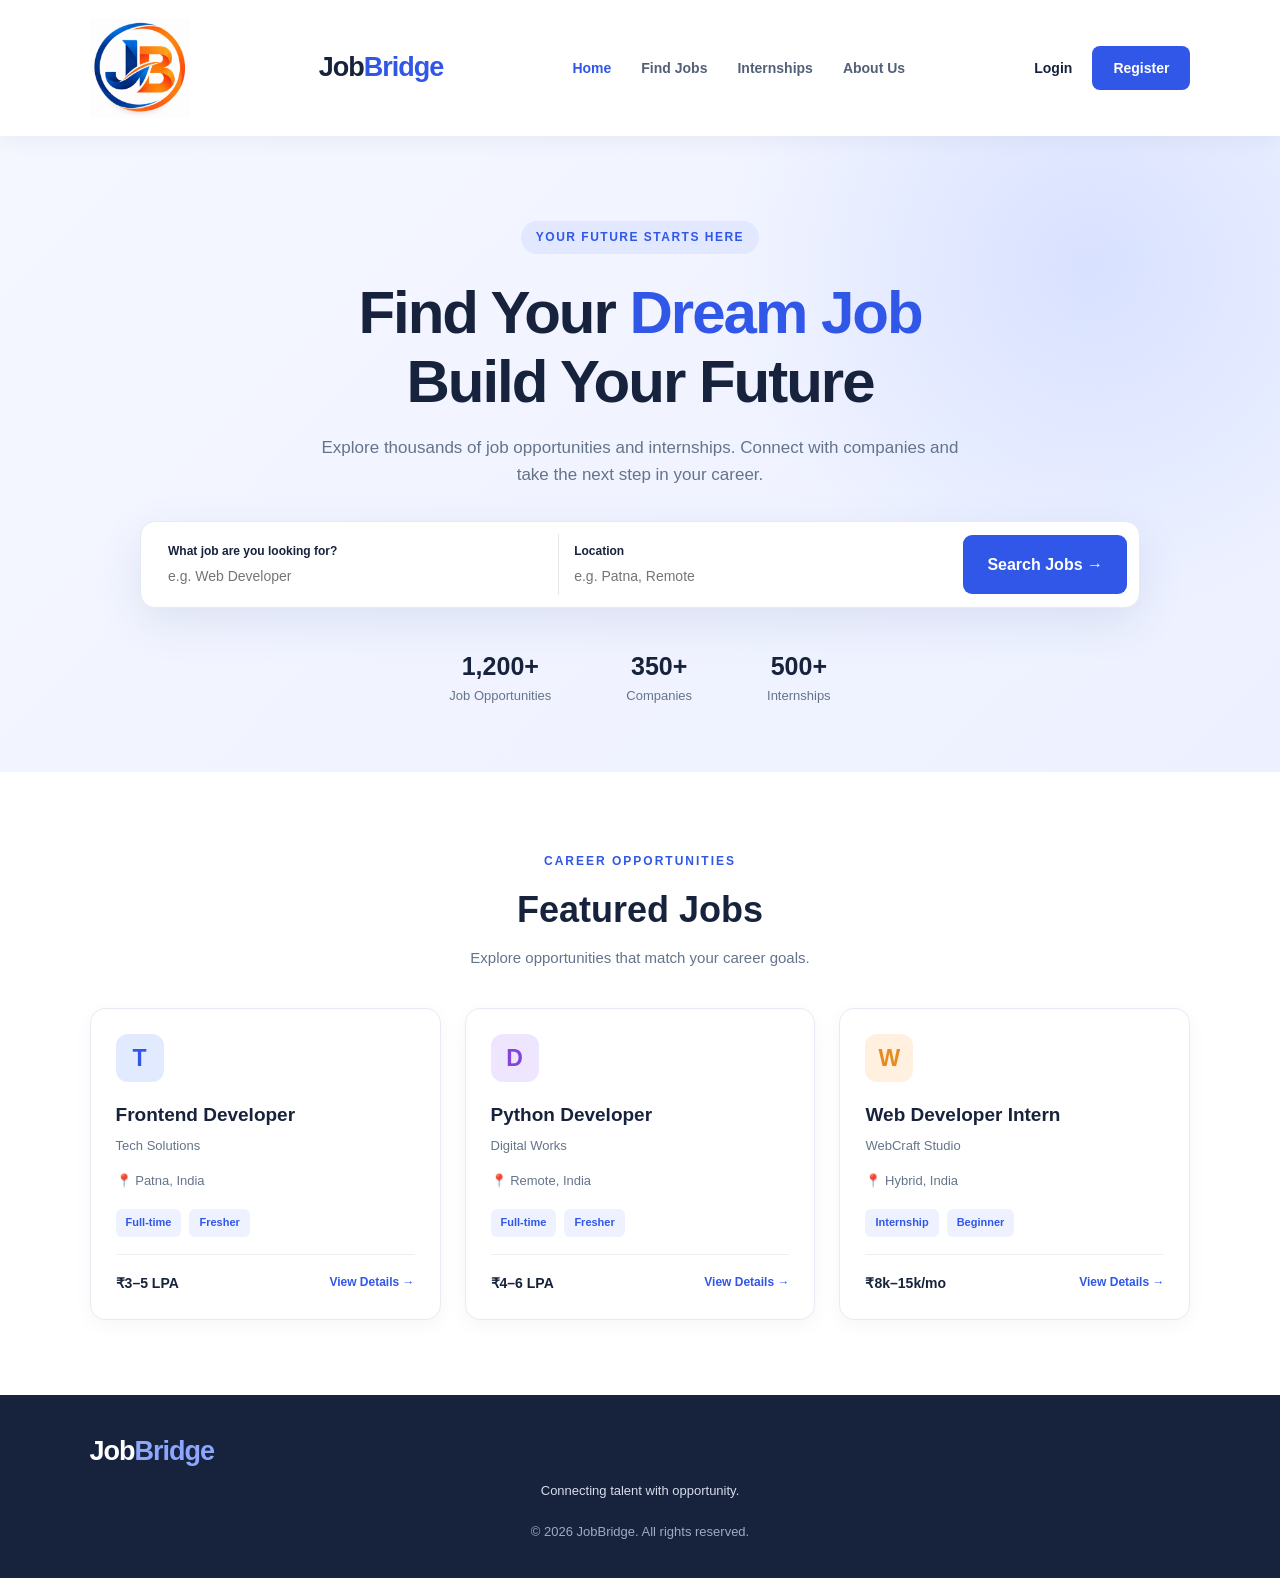
<file: index.html>
<!DOCTYPE html>
<html lang="en">
<head>
    <meta charset="UTF-8">
    <meta name="viewport" content="width=device-width, initial-scale=1.0">

    <title>JobBridge | Find Your Dream Job</title>

    <meta name="description" content="Discover jobs, internships and career opportunities with JobBridge.">

    <link rel="stylesheet" href="css/style.css">
</head>

<body>

    <!-- Navbar -->
    <header class="navbar">
        
<a href="index.html" class="logo">
    <img src="images/jobbridge-logo.png" alt="JobBridge Logo">
</a>
<a href="index.html" class="logo">Job<span>Bridge</span></a>

        <nav class="nav-links">
            <a href="index.html" class="active">Home</a>
            <a href="jobs.html">Find Jobs</a>
            <a href="internships.html">Internships</a>
            <a href="about.html">About Us</a>
        </nav>

        <div class="nav-buttons">
            <a href="#" class="login-btn">Login</a>
            <a href="#" class="register-btn">Register</a>
        </div>
    </header>

    <!-- Hero Section -->
    <main>
        <section class="hero">
            <div class="hero-content">

                <span class="hero-tag">
                    YOUR FUTURE STARTS HERE
                </span>

                <h1>
                    Find Your <span>Dream Job</span><br>
                    Build Your Future
                </h1>

                <p>
                    Explore thousands of job opportunities and internships.
                    Connect with companies and take the next step in your career.
                </p>

                <form class="search-box" action="jobs.html" method="get">

                    <div class="search-field">
                        <label for="job-title">What job are you looking for?</label>
                        <input
                            type="text"
                            id="job-title"
                            name="title"
                            placeholder="e.g. Web Developer"
                        >
                    </div>

                    <div class="search-field">
                        <label for="location">Location</label>
                        <input
                            type="text"
                            id="location"
                            name="location"
                            placeholder="e.g. Patna, Remote"
                        >
                    </div>

                    <button type="submit" class="search-btn">
                        Search Jobs →
                    </button>

                </form>

                <div class="hero-stats">
                    <div>
                        <strong>1,200+</strong>
                        <span>Job Opportunities</span>
                    </div>

                    <div>
                        <strong>350+</strong>
                        <span>Companies</span>
                    </div>

                    <div>
                        <strong>500+</strong>
                        <span>Internships</span>
                    </div>
                </div>

            </div>
        </section>

        <!-- Featured Jobs -->
        <section class="featured-section">
            <div class="section-heading">
                <span>CAREER OPPORTUNITIES</span>
                <h2>Featured Jobs</h2>
                <p>Explore opportunities that match your career goals.</p>
            </div>

            <div class="job-grid">

                <article class="job-card">
                    <div class="company-icon">T</div>
                    <h3>Frontend Developer</h3>
                    <p class="company-name">Tech Solutions</p>
                    <p class="job-location">📍 Patna, India</p>
                    <div class="job-info">
                        <span>Full-time</span>
                        <span>Fresher</span>
                    </div>
                    <div class="job-bottom">
                        <strong>₹3–5 LPA</strong>
                        <a href="job-details.html">View Details →</a>
                    </div>
                </article>

                <article class="job-card">
                    <div class="company-icon purple">D</div>
                    <h3>Python Developer</h3>
                    <p class="company-name">Digital Works</p>
                    <p class="job-location">📍 Remote, India</p>
                    <div class="job-info">
                        <span>Full-time</span>
                        <span>Fresher</span>
                    </div>
                    <div class="job-bottom">
                        <strong>₹4–6 LPA</strong>
                        <a href="job-details.html">View Details →</a>
                    </div>
                </article>

                <article class="job-card">
                    <div class="company-icon orange">W</div>
                    <h3>Web Developer Intern</h3>
                    <p class="company-name">WebCraft Studio</p>
                    <p class="job-location">📍 Hybrid, India</p>
                    <div class="job-info">
                        <span>Internship</span>
                        <span>Beginner</span>
                    </div>
                    <div class="job-bottom">
                        <strong>₹8k–15k/mo</strong>
                        <a href="job-details.html">View Details →</a>
                    </div>
                </article>

            </div>
        </section>

    </main>

    <!-- Footer -->
    <footer class="footer">
        <a href="index.html" class="logo">
            Job<span>Bridge</span>
        </a>
        <p>Connecting talent with opportunity.</p>
        <p class="copyright">© 2026 JobBridge. All rights reserved.</p>
    </footer>

</body>
</html>
</file>
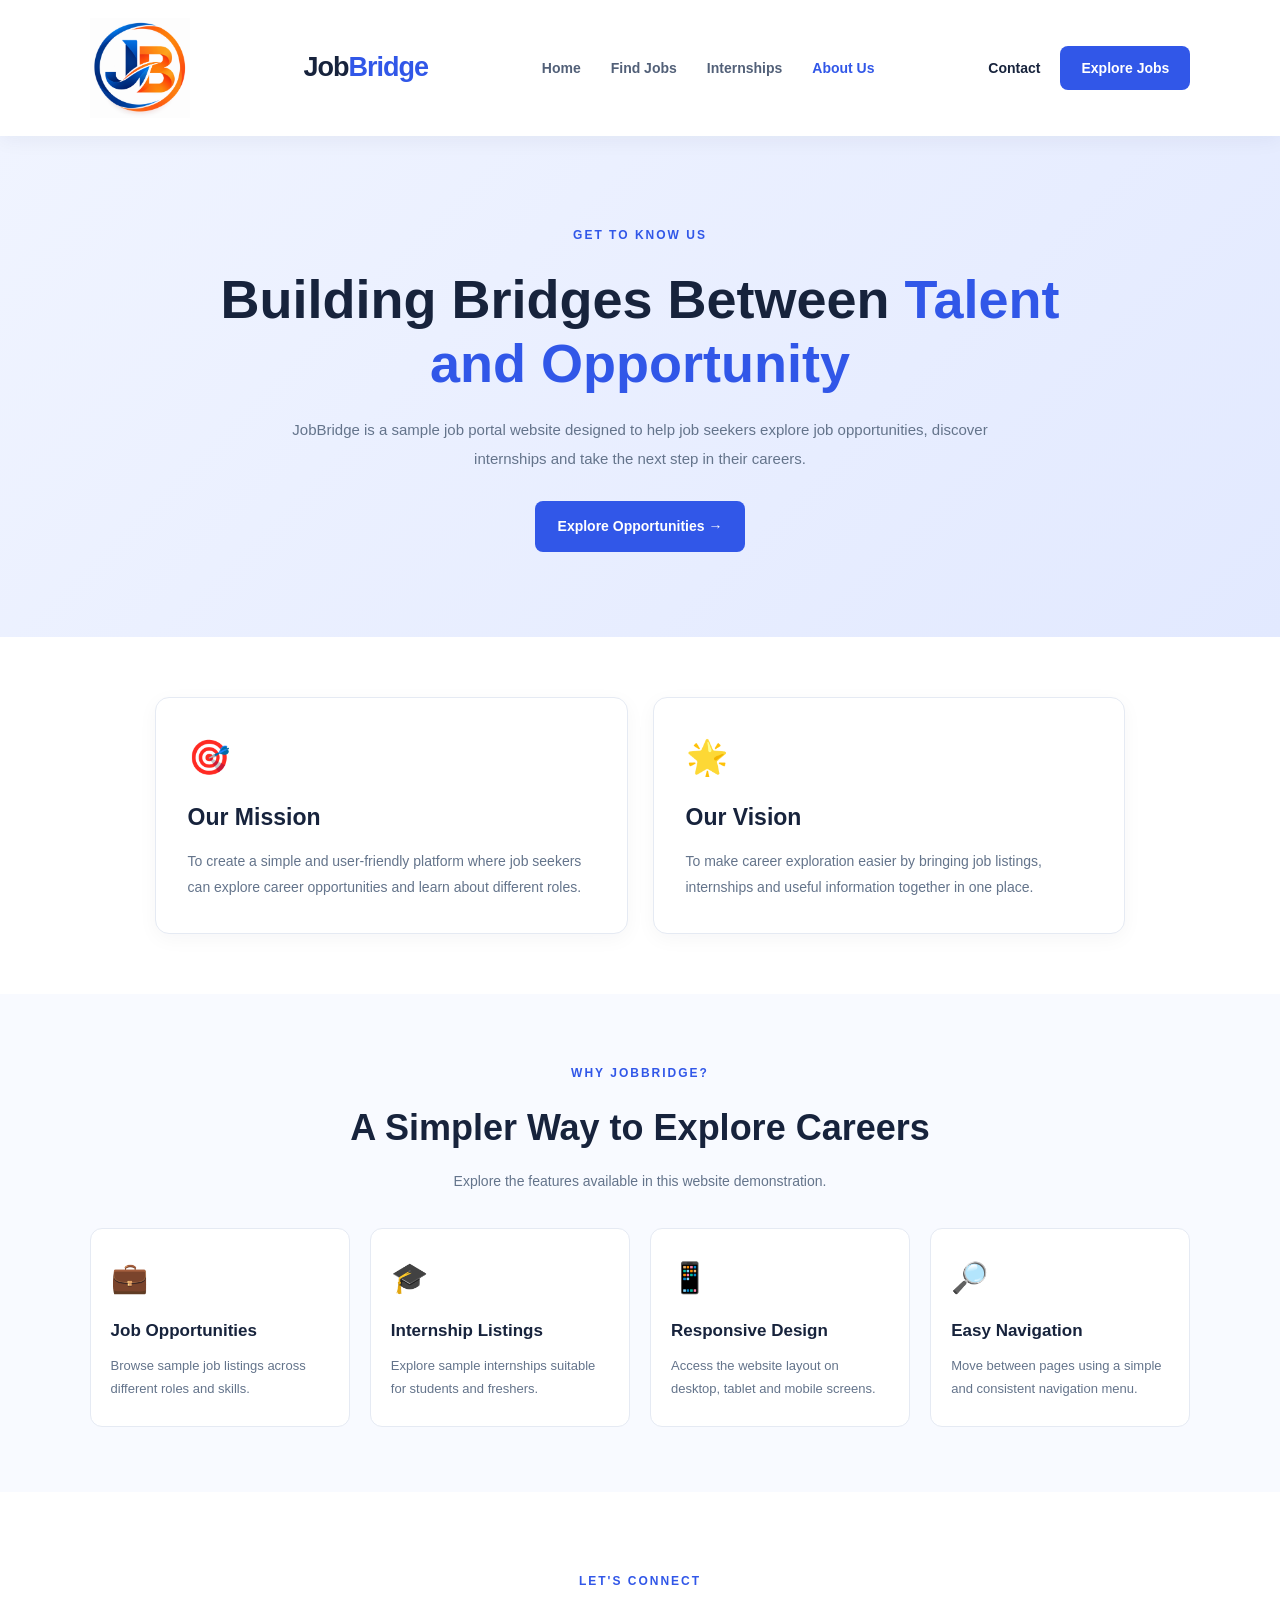
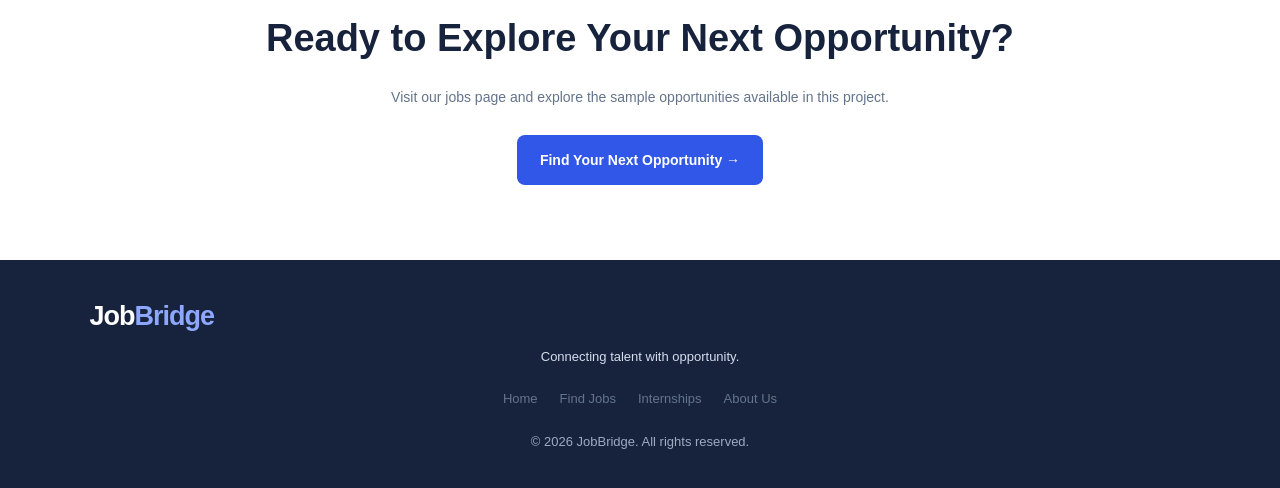
<file: about.html>
<!DOCTYPE html>
<html lang="en">
<head>
    <meta charset="UTF-8">
    <meta name="viewport" content="width=device-width, initial-scale=1.0">
    <title>About Us | JobBridge</title>
    <meta name="description" content="Learn about JobBridge and our mission to connect job seekers with career opportunities.">
    <link rel="stylesheet" href="css/style.css">
</head>
<body>

    <!-- Navbar -->
    <header class="navbar">
        <a href="index.html" class="logo">
    <img src="images/jobbridge-logo.png" alt="JobBridge Logo">
</a>
        <a href="index.html" class="logo">Job<span>Bridge</span></a>

        <nav class="nav-links">
            <a href="index.html">Home</a>
            <a href="jobs.html">Find Jobs</a>
            <a href="internships.html">Internships</a>
            <a href="about.html" class="active">About Us</a>
        </nav>

        <div class="nav-buttons">
            <a href="#contact" class="login-btn">Contact</a>
            <a href="jobs.html" class="register-btn">Explore Jobs</a>
        </div>
    </header>

    <!-- About Hero -->
    <section class="about-hero">
        <span class="about-eyebrow">GET TO KNOW US</span>

        <h1>Building Bridges Between <span>Talent and Opportunity</span></h1>

        <p>
            JobBridge is a sample job portal website designed to help job seekers
            explore job opportunities, discover internships and take the next
            step in their careers.
        </p>

        <a href="jobs.html" class="about-cta">Explore Opportunities →</a>
    </section>

    <!-- Mission and Vision -->
    <section class="about-mission">

        <article class="mission-card">
            <div class="mission-icon">🎯</div>
            <h2>Our Mission</h2>
            <p>
                To create a simple and user-friendly platform where job seekers
                can explore career opportunities and learn about different roles.
            </p>
        </article>

        <article class="mission-card">
            <div class="mission-icon">🌟</div>
            <h2>Our Vision</h2>
            <p>
                To make career exploration easier by bringing job listings,
                internships and useful information together in one place.
            </p>
        </article>

    </section>

    <!-- Why Choose Us -->
    <section class="about-features">

        <div class="about-section-heading">
            <span>WHY JOBBRIDGE?</span>
            <h2>A Simpler Way to Explore Careers</h2>
            <p>Explore the features available in this website demonstration.</p>
        </div>

        <div class="about-feature-grid">

            <article class="about-feature-card">
                <div class="feature-icon">💼</div>
                <h3>Job Opportunities</h3>
                <p>Browse sample job listings across different roles and skills.</p>
            </article>

            <article class="about-feature-card">
                <div class="feature-icon">🎓</div>
                <h3>Internship Listings</h3>
                <p>Explore sample internships suitable for students and freshers.</p>
            </article>

            <article class="about-feature-card">
                <div class="feature-icon">📱</div>
                <h3>Responsive Design</h3>
                <p>Access the website layout on desktop, tablet and mobile screens.</p>
            </article>

            <article class="about-feature-card">
                <div class="feature-icon">🔎</div>
                <h3>Easy Navigation</h3>
                <p>Move between pages using a simple and consistent navigation menu.</p>
            </article>

        </div>

    </section>

    <!-- Contact Section -->
    <section class="about-contact" id="contact">
        <span>LET'S CONNECT</span>
        <h2>Ready to Explore Your Next Opportunity?</h2>
        <p>
            Visit our jobs page and explore the sample opportunities available
            in this project.
        </p>
        <a href="jobs.html" class="about-cta">Find Your Next Opportunity →</a>
    </section>

    <!-- Footer -->
    <footer class="footer">
        <a href="index.html" class="logo">Job<span>Bridge</span></a>
        <p>Connecting talent with opportunity.</p>

        <div class="about-footer-links">
            <a href="index.html">Home</a>
            <a href="jobs.html">Find Jobs</a>
            <a href="internships.html">Internships</a>
            <a href="about.html">About Us</a>
        </div>

        <p class="copyright">© 2026 JobBridge. All rights reserved.</p>
    </footer>

</body>
</html>
</file>
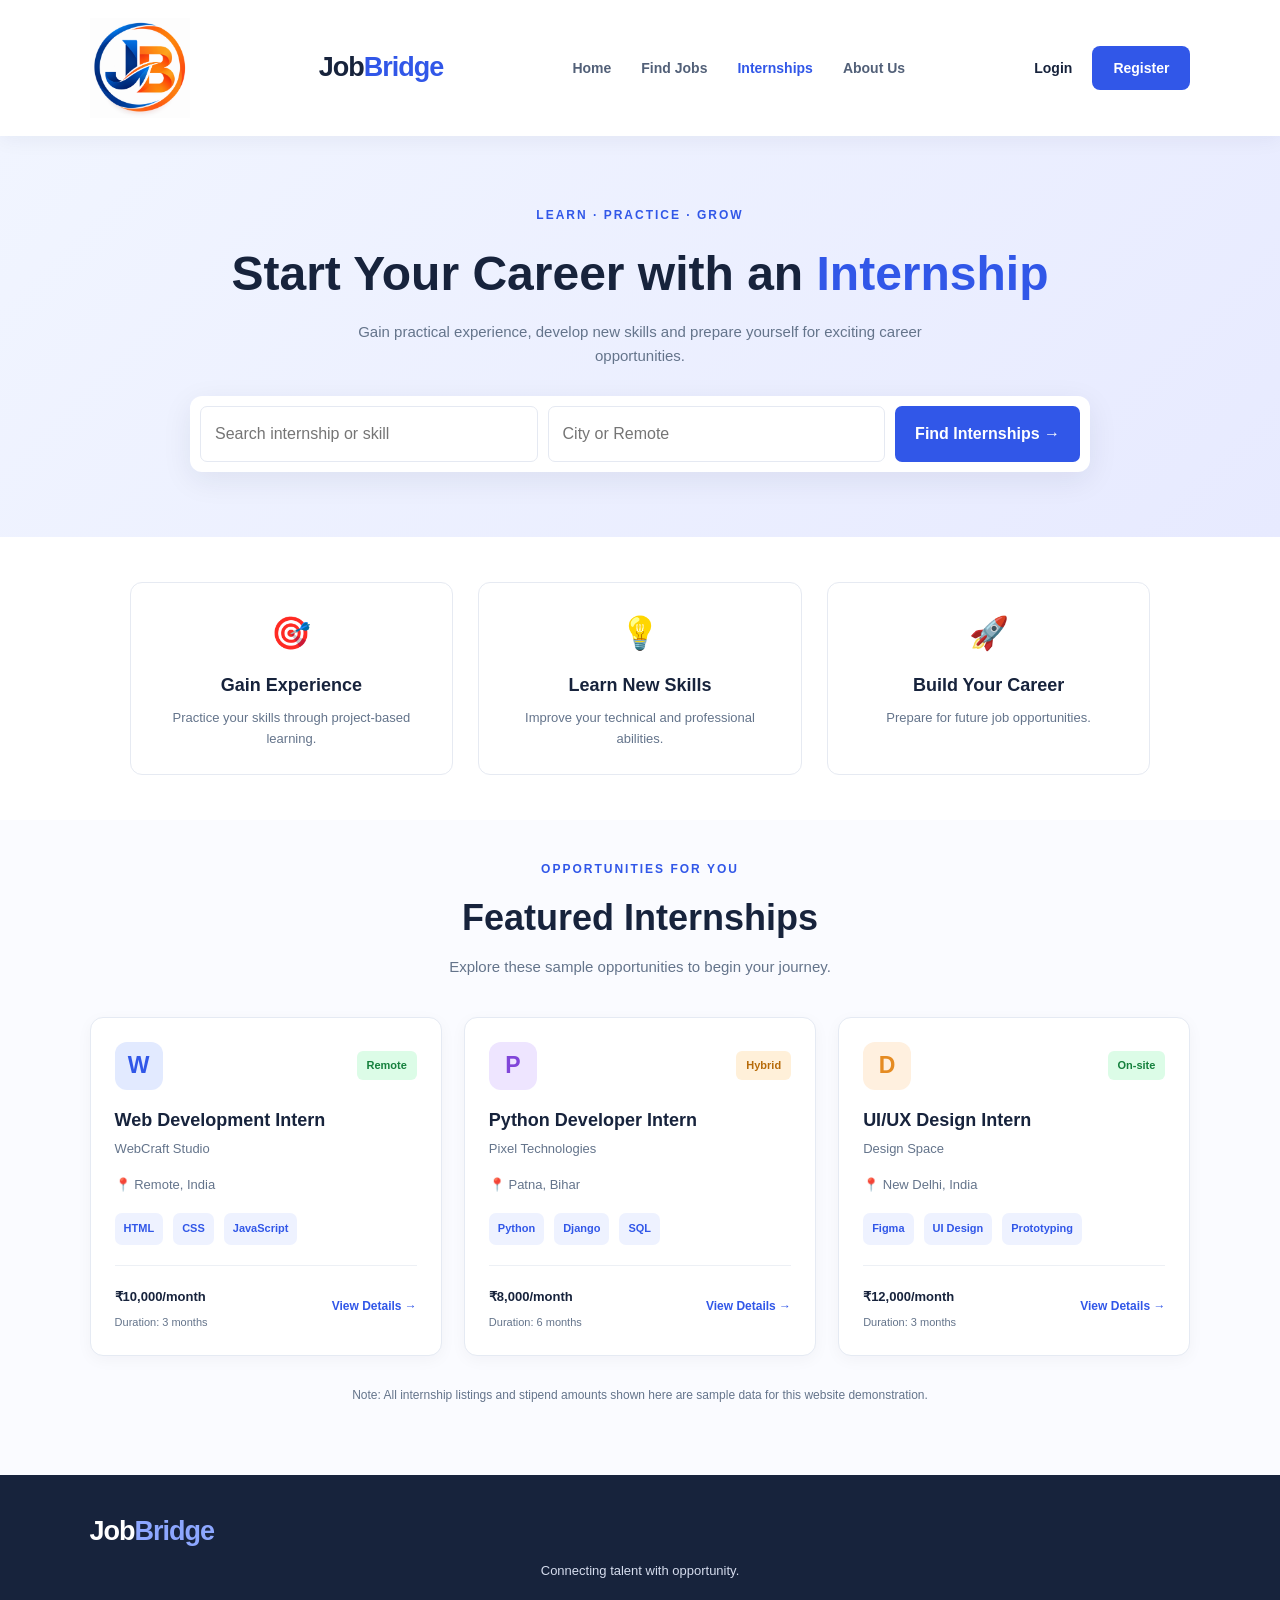
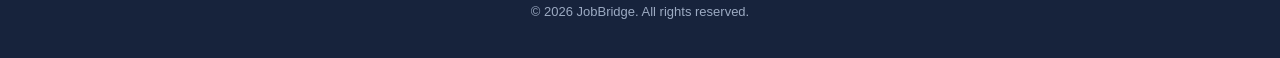
<file: internships.html>
<!DOCTYPE html>
<html lang="en">
<head>
    <meta charset="UTF-8">
    <meta name="viewport" content="width=device-width, initial-scale=1.0">
    <title>Internships | JobBridge</title>
    <meta name="description" content="Explore internship opportunities and gain practical experience with JobBridge.">
    <link rel="stylesheet" href="css/style.css">
</head>
<body>

    <!-- Navbar -->
    <header class="navbar">
        <a href="index.html" class="logo">
    <img src="images/jobbridge-logo.png" alt="JobBridge Logo">
</a>
        <a href="index.html" class="logo">Job<span>Bridge</span></a>

        <nav class="nav-links">
            <a href="index.html">Home</a>
            <a href="jobs.html">Find Jobs</a>
            <a href="internships.html" class="active">Internships</a>
            <a href="about.html">About Us</a>
        </nav>

        <div class="nav-buttons">
            <a href="#" class="login-btn">Login</a>
            <a href="#" class="register-btn">Register</a>
        </div>
    </header>

    <!-- Internship Hero -->
    <section class="internship-hero">
        <span>LEARN · PRACTICE · GROW</span>

        <h1>Start Your Career with an <span>Internship</span></h1>

        <p>
            Gain practical experience, develop new skills and prepare
            yourself for exciting career opportunities.
        </p>

        <form class="internship-search" action="internships.html" method="get">
            <input
                type="text"
                name="title"
                placeholder="Search internship or skill"
                aria-label="Search internship or skill"
            >

            <input
                type="text"
                name="location"
                placeholder="City or Remote"
                aria-label="Location"
            >

            <button type="submit">Find Internships →</button>
        </form>
    </section>

    <!-- Internship Benefits -->
    <section class="internship-benefits">
        <article>
            <div class="benefit-icon">🎯</div>
            <h3>Gain Experience</h3>
            <p>Practice your skills through project-based learning.</p>
        </article>

        <article>
            <div class="benefit-icon">💡</div>
            <h3>Learn New Skills</h3>
            <p>Improve your technical and professional abilities.</p>
        </article>

        <article>
            <div class="benefit-icon">🚀</div>
            <h3>Build Your Career</h3>
            <p>Prepare for future job opportunities.</p>
        </article>
    </section>

    <!-- Internship Listings -->
    <main class="internship-section">

        <div class="section-heading">
            <span>OPPORTUNITIES FOR YOU</span>
            <h2>Featured Internships</h2>
            <p>Explore these sample opportunities to begin your journey.</p>
        </div>

        <div class="internship-grid">

            <article class="internship-card">
                <div class="internship-card-top">
                    <div class="company-icon">W</div>
                    <span class="internship-label">Remote</span>
                </div>

                <h3>Web Development Intern</h3>
                <p class="company-name">WebCraft Studio</p>
                <p class="job-location">📍 Remote, India</p>

                <div class="skills-list">
                    <span>HTML</span>
                    <span>CSS</span>
                    <span>JavaScript</span>
                </div>

                <div class="internship-card-bottom">
                    <div>
                        <strong>₹10,000/month</strong>
                        <p>Duration: 3 months</p>
                    </div>
                    <a href="job-details.html">View Details →</a>
                </div>
            </article>

            <article class="internship-card">
                <div class="internship-card-top">
                    <div class="company-icon purple">P</div>
                    <span class="internship-label hybrid-label">Hybrid</span>
                </div>

                <h3>Python Developer Intern</h3>
                <p class="company-name">Pixel Technologies</p>
                <p class="job-location">📍 Patna, Bihar</p>

                <div class="skills-list">
                    <span>Python</span>
                    <span>Django</span>
                    <span>SQL</span>
                </div>

                <div class="internship-card-bottom">
                    <div>
                        <strong>₹8,000/month</strong>
                        <p>Duration: 6 months</p>
                    </div>
                    <a href="job-details.html">View Details →</a>
                </div>
            </article>

            <article class="internship-card">
                <div class="internship-card-top">
                    <div class="company-icon orange">D</div>
                    <span class="internship-label">On-site</span>
                </div>

                <h3>UI/UX Design Intern</h3>
                <p class="company-name">Design Space</p>
                <p class="job-location">📍 New Delhi, India</p>

                <div class="skills-list">
                    <span>Figma</span>
                    <span>UI Design</span>
                    <span>Prototyping</span>
                </div>

                <div class="internship-card-bottom">
                    <div>
                        <strong>₹12,000/month</strong>
                        <p>Duration: 3 months</p>
                    </div>
                    <a href="job-details.html">View Details →</a>
                </div>
            </article>

        </div>

        <p class="demo-disclaimer">
            Note: All internship listings and stipend amounts shown here
            are sample data for this website demonstration.
        </p>

    </main>

    <!-- Footer -->
    <footer class="footer">
        <a href="index.html" class="logo">Job<span>Bridge</span></a>
        <p>Connecting talent with opportunity.</p>
        <p class="copyright">© 2026 JobBridge. All rights reserved.</p>
    </footer>

</body>
</html>
</file>
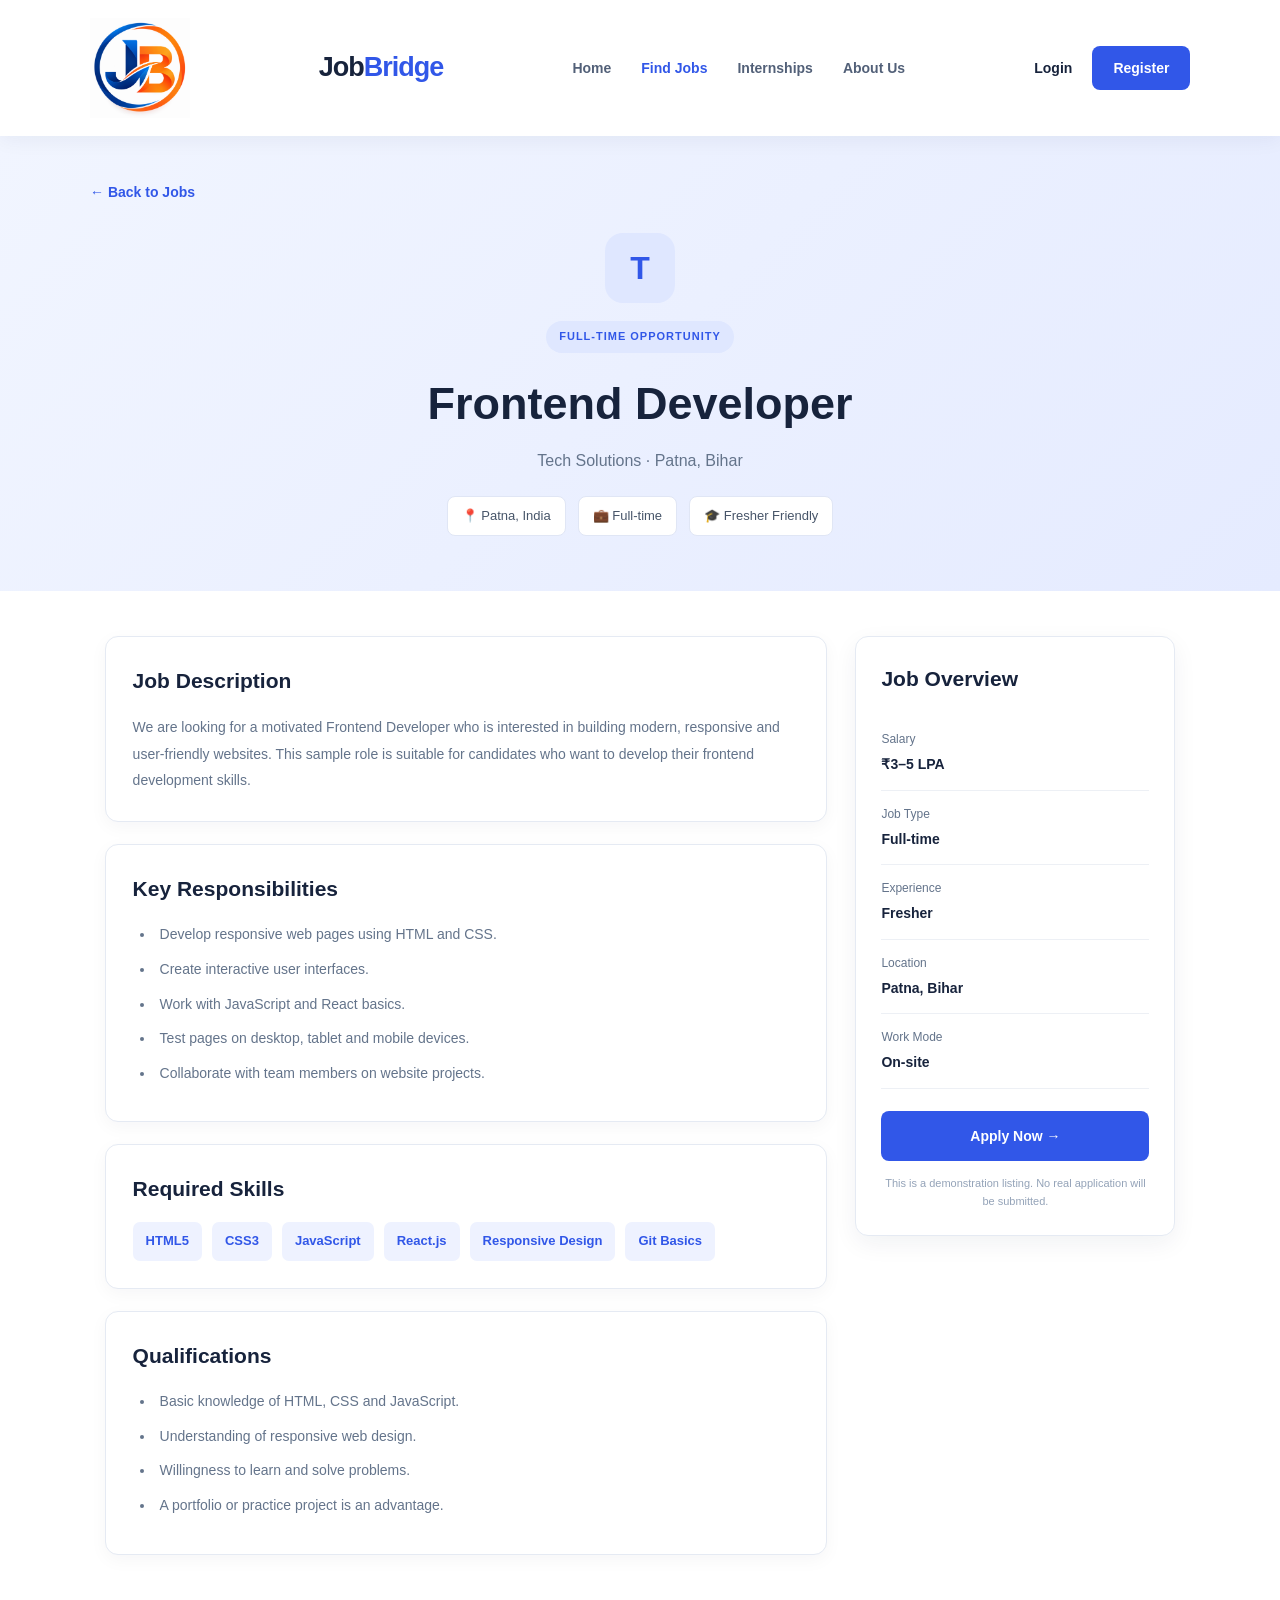
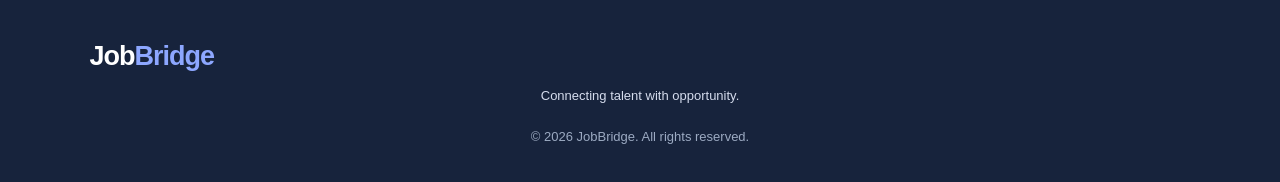
<file: job-details.html>
<!DOCTYPE html>
<html lang="en">
<head>
    <meta charset="UTF-8">
    <meta name="viewport" content="width=device-width, initial-scale=1.0">
    <title>Job Details | JobBridge</title>
    <link rel="stylesheet" href="css/style.css">
</head>
<body>

    <!-- Navbar -->
    <header class="navbar">
        <a href="index.html" class="logo">
    <img src="images/jobbridge-logo.png" alt="JobBridge Logo">
</a>
        <a href="index.html" class="logo">Job<span>Bridge</span></a>

        <nav class="nav-links">
            <a href="index.html">Home</a>
            <a href="jobs.html" class="active">Find Jobs</a>
            <a href="internships.html">Internships</a>
            <a href="about.html">About Us</a>
        </nav>

        <div class="nav-buttons">
            <a href="#" class="login-btn">Login</a>
            <a href="#" class="register-btn">Register</a>
        </div>
    </header>

    <!-- Job Header -->
    <section class="detail-hero">
        <a href="jobs.html" class="back-link">← Back to Jobs</a>

        <div class="detail-company-icon">T</div>

        <span class="detail-tag">FULL-TIME OPPORTUNITY</span>

        <h1>Frontend Developer</h1>

        <p class="detail-company">Tech Solutions · Patna, Bihar</p>

        <div class="detail-meta">
            <span>📍 Patna, India</span>
            <span>💼 Full-time</span>
            <span>🎓 Fresher Friendly</span>
        </div>
    </section>

    <!-- Main Content -->
    <main class="detail-layout">

        <article class="detail-content">

            <section class="detail-card">
                <h2>Job Description</h2>

                <p>
                    We are looking for a motivated Frontend Developer who is
                    interested in building modern, responsive and user-friendly
                    websites. This sample role is suitable for candidates who
                    want to develop their frontend development skills.
                </p>
            </section>

            <section class="detail-card">
                <h2>Key Responsibilities</h2>

                <ul>
                    <li>Develop responsive web pages using HTML and CSS.</li>
                    <li>Create interactive user interfaces.</li>
                    <li>Work with JavaScript and React basics.</li>
                    <li>Test pages on desktop, tablet and mobile devices.</li>
                    <li>Collaborate with team members on website projects.</li>
                </ul>
            </section>

            <section class="detail-card">
                <h2>Required Skills</h2>

                <div class="skills-list">
                    <span>HTML5</span>
                    <span>CSS3</span>
                    <span>JavaScript</span>
                    <span>React.js</span>
                    <span>Responsive Design</span>
                    <span>Git Basics</span>
                </div>
            </section>

            <section class="detail-card">
                <h2>Qualifications</h2>

                <ul>
                    <li>Basic knowledge of HTML, CSS and JavaScript.</li>
                    <li>Understanding of responsive web design.</li>
                    <li>Willingness to learn and solve problems.</li>
                    <li>A portfolio or practice project is an advantage.</li>
                </ul>
            </section>

        </article>

        <!-- Apply Sidebar -->
        <aside class="apply-sidebar">

            <div class="apply-card">
                <h2>Job Overview</h2>

                <div class="overview-item">
                    <span>Salary</span>
                    <strong>₹3–5 LPA</strong>
                </div>

                <div class="overview-item">
                    <span>Job Type</span>
                    <strong>Full-time</strong>
                </div>

                <div class="overview-item">
                    <span>Experience</span>
                    <strong>Fresher</strong>
                </div>

                <div class="overview-item">
                    <span>Location</span>
                    <strong>Patna, Bihar</strong>
                </div>

                <div class="overview-item">
                    <span>Work Mode</span>
                    <strong>On-site</strong>
                </div>

                <a href="#" class="apply-btn">Apply Now →</a>

                <p class="apply-note">
                    This is a demonstration listing. No real application will
                    be submitted.
                </p>
            </div>

        </aside>

    </main>

    <!-- Footer -->
    <footer class="footer">
        <a href="index.html" class="logo">Job<span>Bridge</span></a>
        <p>Connecting talent with opportunity.</p>
        <p class="copyright">© 2026 JobBridge. All rights reserved.</p>
    </footer>

</body>
</html>
</file>
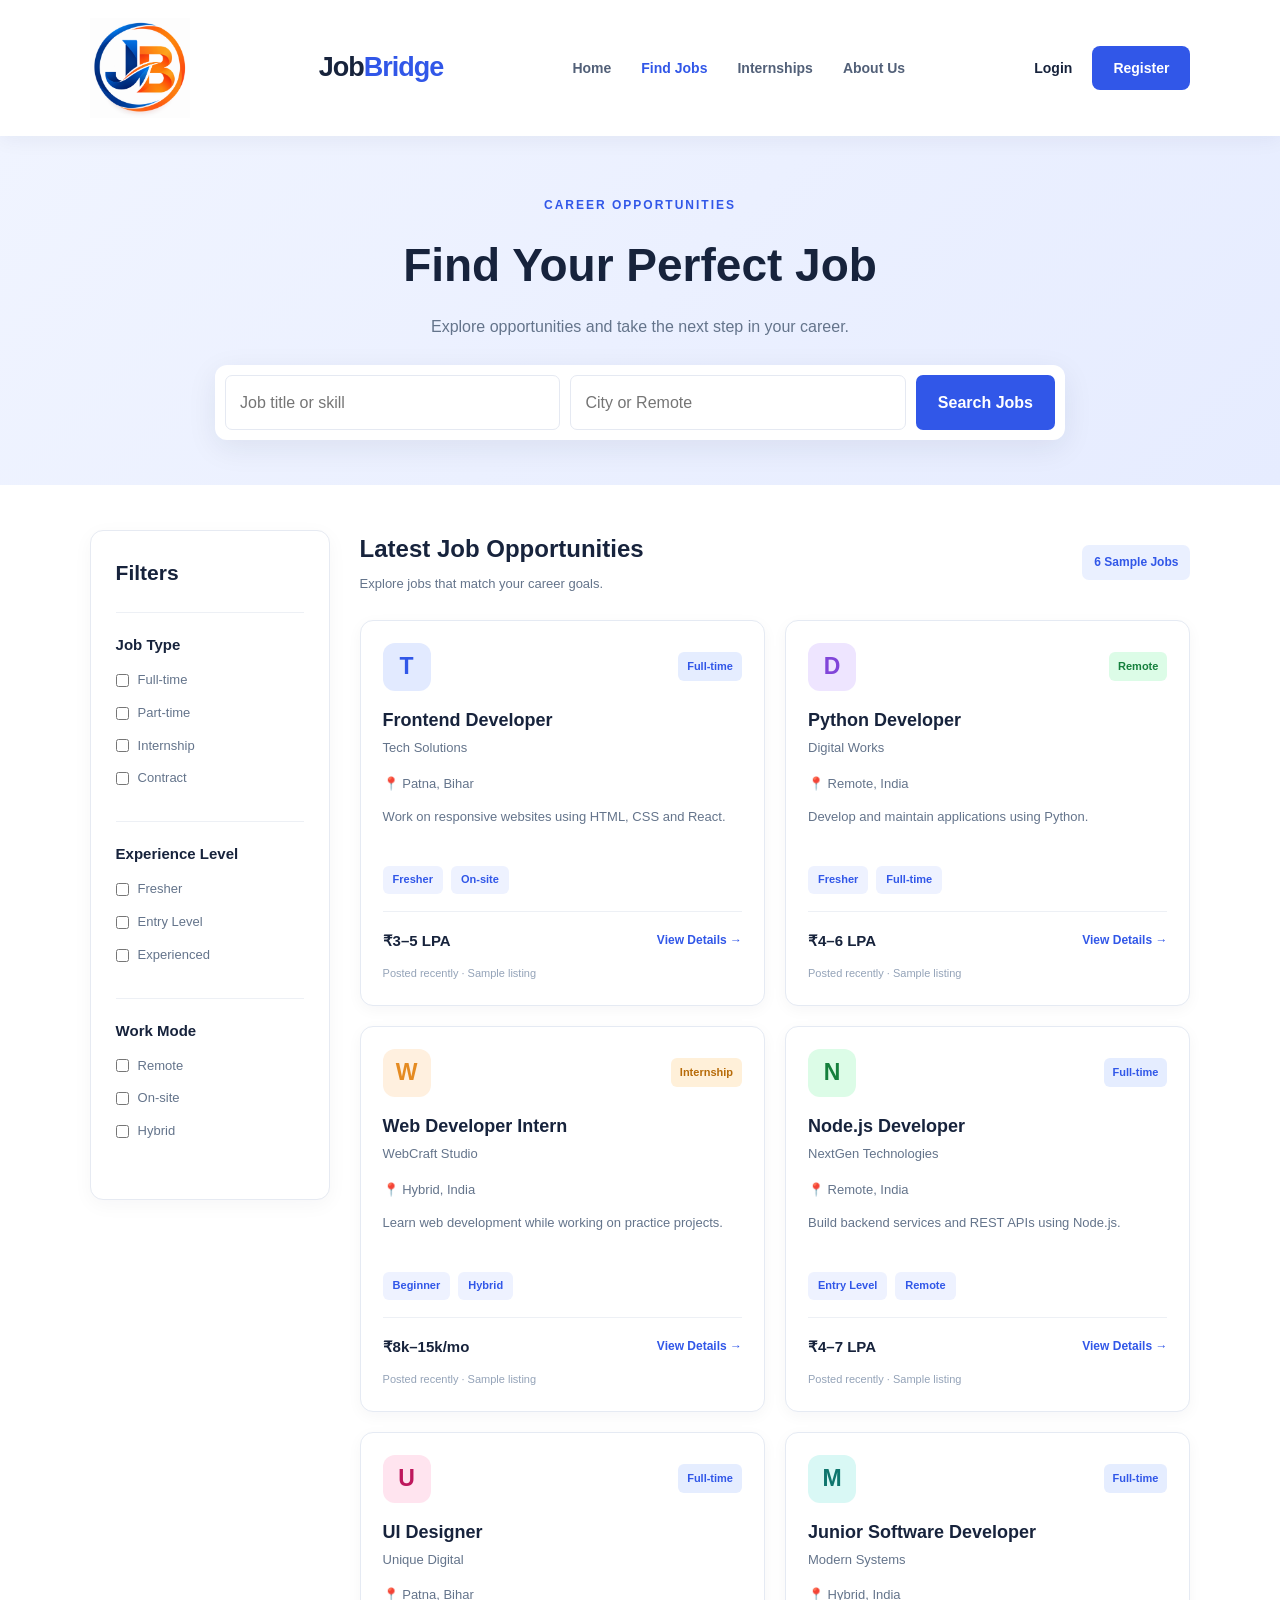
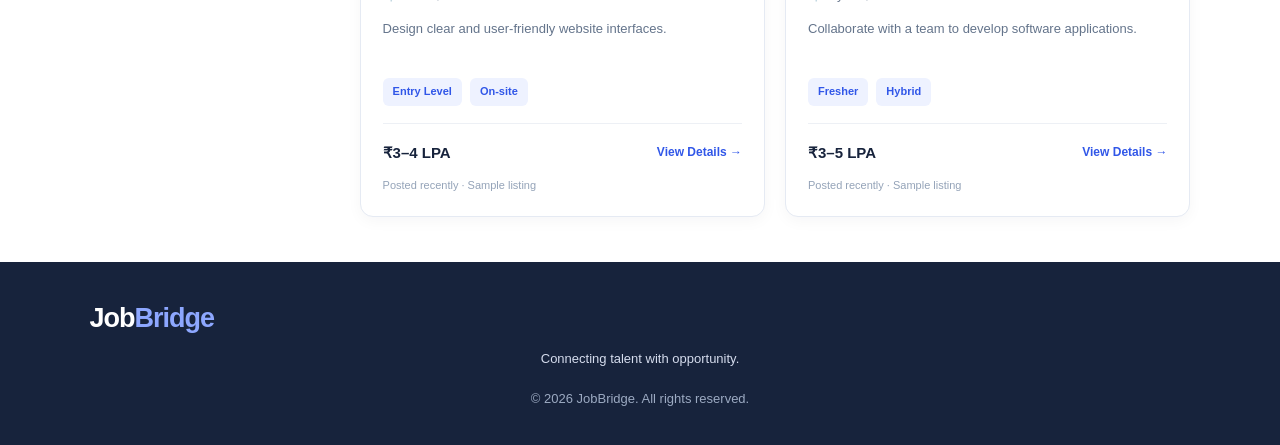
<file: jobs.html>
<!DOCTYPE html>
<html lang="en">
<head>
    <meta charset="UTF-8">
    <meta name="viewport" content="width=device-width, initial-scale=1.0">
    <title>Find Jobs | JobBridge</title>
    <link rel="stylesheet" href="css/style.css">
</head>
<body>

    <!-- Navbar -->
    <header class="navbar">
        <a href="index.html" class="logo">
    <img src="images/jobbridge-logo.png" alt="JobBridge Logo">
</a>

<a href="index.html" class="logo">Job<span>Bridge</span></a>

        <nav class="nav-links">
            <a href="index.html">Home</a>
            <a href="jobs.html" class="active">Find Jobs</a>
            <a href="internships.html">Internships</a>
            <a href="about.html">About Us</a>
        </nav>

        <div class="nav-buttons">
            <a href="#" class="login-btn">Login</a>
            <a href="#" class="register-btn">Register</a>
        </div>
    </header>

    <!-- Page Heading -->
    <section class="jobs-hero">
        <span>CAREER OPPORTUNITIES</span>
        <h1>Find Your Perfect Job</h1>
        <p>Explore opportunities and take the next step in your career.</p>

        <form class="jobs-search" action="jobs.html" method="get">
            <input type="text" name="title" placeholder="Job title or skill">
            <input type="text" name="location" placeholder="City or Remote">
            <button type="submit">Search Jobs</button>
        </form>
    </section>

    <!-- Jobs Listing -->
    <main class="jobs-layout">

        <!-- Filter Sidebar -->
        <aside class="filter-sidebar">
            <h2>Filters</h2>

            <div class="filter-group">
                <h3>Job Type</h3>
                <label><input type="checkbox"> Full-time</label>
                <label><input type="checkbox"> Part-time</label>
                <label><input type="checkbox"> Internship</label>
                <label><input type="checkbox"> Contract</label>
            </div>

            <div class="filter-group">
                <h3>Experience Level</h3>
                <label><input type="checkbox"> Fresher</label>
                <label><input type="checkbox"> Entry Level</label>
                <label><input type="checkbox"> Experienced</label>
            </div>

            <div class="filter-group">
                <h3>Work Mode</h3>
                <label><input type="checkbox"> Remote</label>
                <label><input type="checkbox"> On-site</label>
                <label><input type="checkbox"> Hybrid</label>
            </div>
        </aside>

        <!-- Job Cards -->
        <section class="jobs-results">

            <div class="jobs-results-heading">
                <div>
                    <h2>Latest Job Opportunities</h2>
                    <p>Explore jobs that match your career goals.</p>
                </div>
                <span class="results-badge">6 Sample Jobs</span>
            </div>

            <div class="jobs-list">

                <article class="listing-card">
                    <div class="listing-top">
                        <div class="company-icon">T</div>
                        <span class="job-badge">Full-time</span>
                    </div>
                    <h3>Frontend Developer</h3>
                    <p class="company-name">Tech Solutions</p>
                    <p class="job-location">📍 Patna, Bihar</p>
                    <p class="listing-description">
                        Work on responsive websites using HTML, CSS and React.
                    </p>
                    <div class="job-info">
                        <span>Fresher</span>
                        <span>On-site</span>
                    </div>
                    <div class="listing-bottom">
                        <strong>₹3–5 LPA</strong>
                        <a href="job-details.html" class="details-btn">View Details →</a>
                    </div>
                    <p class="posted-date">Posted recently · Sample listing</p>
                </article>

                <article class="listing-card">
                    <div class="listing-top">
                        <div class="company-icon purple">D</div>
                        <span class="job-badge remote">Remote</span>
                    </div>
                    <h3>Python Developer</h3>
                    <p class="company-name">Digital Works</p>
                    <p class="job-location">📍 Remote, India</p>
                    <p class="listing-description">
                        Develop and maintain applications using Python.
                    </p>
                    <div class="job-info">
                        <span>Fresher</span>
                        <span>Full-time</span>
                    </div>
                    <div class="listing-bottom">
                        <strong>₹4–6 LPA</strong>
                        <a href="job-details.html" class="details-btn">View Details →</a>
                    </div>
                    <p class="posted-date">Posted recently · Sample listing</p>
                </article>

                <article class="listing-card">
                    <div class="listing-top">
                        <div class="company-icon orange">W</div>
                        <span class="job-badge internship-badge">Internship</span>
                    </div>
                    <h3>Web Developer Intern</h3>
                    <p class="company-name">WebCraft Studio</p>
                    <p class="job-location">📍 Hybrid, India</p>
                    <p class="listing-description">
                        Learn web development while working on practice projects.
                    </p>
                    <div class="job-info">
                        <span>Beginner</span>
                        <span>Hybrid</span>
                    </div>
                    <div class="listing-bottom">
                        <strong>₹8k–15k/mo</strong>
                        <a href="job-details.html" class="details-btn">View Details →</a>
                    </div>
                    <p class="posted-date">Posted recently · Sample listing</p>
                </article>

                <article class="listing-card">
                    <div class="listing-top">
                        <div class="company-icon green">N</div>
                        <span class="job-badge">Full-time</span>
                    </div>
                    <h3>Node.js Developer</h3>
                    <p class="company-name">NextGen Technologies</p>
                    <p class="job-location">📍 Remote, India</p>
                    <p class="listing-description">
                        Build backend services and REST APIs using Node.js.
                    </p>
                    <div class="job-info">
                        <span>Entry Level</span>
                        <span>Remote</span>
                    </div>
                    <div class="listing-bottom">
                        <strong>₹4–7 LPA</strong>
                        <a href="job-details.html" class="details-btn">View Details →</a>
                    </div>
                    <p class="posted-date">Posted recently · Sample listing</p>
                </article>

                <article class="listing-card">
                    <div class="listing-top">
                        <div class="company-icon pink">U</div>
                        <span class="job-badge">Full-time</span>
                    </div>
                    <h3>UI Designer</h3>
                    <p class="company-name">Unique Digital</p>
                    <p class="job-location">📍 Patna, Bihar</p>
                    <p class="listing-description">
                        Design clear and user-friendly website interfaces.
                    </p>
                    <div class="job-info">
                        <span>Entry Level</span>
                        <span>On-site</span>
                    </div>
                    <div class="listing-bottom">
                        <strong>₹3–4 LPA</strong>
                        <a href="job-details.html" class="details-btn">View Details →</a>
                    </div>
                    <p class="posted-date">Posted recently · Sample listing</p>
                </article>

                <article class="listing-card">
                    <div class="listing-top">
                        <div class="company-icon teal">M</div>
                        <span class="job-badge">Full-time</span>
                    </div>
                    <h3>Junior Software Developer</h3>
                    <p class="company-name">Modern Systems</p>
                    <p class="job-location">📍 Hybrid, India</p>
                    <p class="listing-description">
                        Collaborate with a team to develop software applications.
                    </p>
                    <div class="job-info">
                        <span>Fresher</span>
                        <span>Hybrid</span>
                    </div>
                    <div class="listing-bottom">
                        <strong>₹3–5 LPA</strong>
                        <a href="job-details.html" class="details-btn">View Details →</a>
                    </div>
                    <p class="posted-date">Posted recently · Sample listing</p>
                </article>

            </div>
        </section>

    </main>

    <footer class="footer">
        <a href="index.html" class="logo">Job<span>Bridge</span></a>
        <p>Connecting talent with opportunity.</p>
        <p class="copyright">© 2026 JobBridge. All rights reserved.</p>
    </footer>

</body>
</html>
</file>
<file: css/style.css>
/* ===== Global Styles ===== */
* {
    margin: 0;
    padding: 0;
    box-sizing: border-box;
}

:root {
    --primary: #3157e8;
    --primary-dark: #203fbd;
    --dark: #17233c;
    --text: #64748b;
    --light: #f5f7ff;
    --white: #ffffff;
}

html {
    scroll-behavior: smooth;
}

body {
    font-family: Arial, sans-serif;
    color: var(--dark);
    background: var(--white);
    line-height: 1.6;
}

a {
    text-decoration: none;
    color: inherit;
}

button,
input {
    font: inherit;
}

/* ===== Navbar ===== */
.navbar {
    min-height: 82px;
    padding: 18px 7%;
    display: flex;
    align-items: center;
    justify-content: space-between;
    gap: 25px;
    background: var(--white);
    box-shadow: 0 3px 20px rgba(23, 35, 60, 0.06);
    position: relative;
    z-index: 10;
}

.logo {
    font-size: 27px;
    font-weight: 800;
    letter-spacing: -1px;
    color: var(--dark);
}

.logo span {
    color: var(--primary);
}

.nav-links {
    display: flex;
    align-items: center;
    gap: 30px;
}

.nav-links a {
    color: #526078;
    font-size: 14px;
    font-weight: 600;
    transition: color 0.3s ease;
}

.nav-links a:hover,
.nav-links a.active {
    color: var(--primary);
}

.nav-buttons {
    display: flex;
    align-items: center;
    gap: 20px;
    font-size: 14px;
    font-weight: 700;
}

.login-btn {
    color: var(--dark);
}

.register-btn {
    background: var(--primary);
    color: var(--white);
    padding: 11px 21px;
    border-radius: 8px;
    transition: background 0.3s, transform 0.3s;
}

.register-btn:hover {
    background: var(--primary-dark);
    transform: translateY(-2px);
}

/* ===== Hero Section ===== */
.hero {
    padding: 85px 7% 65px;
    background:
        radial-gradient(
            circle at 85% 20%,
            rgba(112, 145, 255, 0.19),
            transparent 30%
        ),
        linear-gradient(135deg, #f5f7ff, #edf1ff);
    text-align: center;
}

.hero-content {
    max-width: 1100px;
    margin: auto;
}

.hero-tag {
    display: inline-block;
    padding: 7px 15px;
    border-radius: 30px;
    background: #e1e8ff;
    color: var(--primary);
    font-size: 12px;
    font-weight: 800;
    letter-spacing: 1.5px;
}

.hero h1 {
    font-size: clamp(36px, 5vw, 60px);
    line-height: 1.15;
    letter-spacing: -2px;
    margin: 24px 0 18px;
    color: var(--dark);
}

.hero h1 span {
    color: var(--primary);
}

.hero-content > p {
    max-width: 650px;
    margin: 0 auto 32px;
    color: var(--text);
    font-size: 17px;
}

/* ===== Search Form ===== */
.search-box {
    max-width: 1000px;
    margin: 0 auto;
    padding: 12px;
    display: grid;
    grid-template-columns: 1fr 1fr auto;
    align-items: center;
    gap: 12px;
    background: var(--white);
    border: 1px solid #e7eaf4;
    border-radius: 15px;
    box-shadow: 0 15px 45px rgba(41, 64, 135, 0.10);
    text-align: left;
}

.search-field {
    padding: 8px 15px;
    display: flex;
    flex-direction: column;
    gap: 4px;
}

.search-field + .search-field {
    border-left: 1px solid #e5e7eb;
}

.search-field label {
    font-size: 12px;
    font-weight: 700;
    color: var(--dark);
}

.search-field input {
    width: 100%;
    min-width: 0;
    border: none;
    outline: none;
    color: var(--dark);
    font-size: 14px;
    background: transparent;
}

.search-btn {
    padding: 17px 24px;
    border: none;
    border-radius: 9px;
    background: var(--primary);
    color: var(--white);
    font-weight: 700;
    cursor: pointer;
    transition: background 0.3s, transform 0.3s;
}

.search-btn:hover {
    background: var(--primary-dark);
    transform: translateY(-2px);
}

/* ===== Hero Statistics ===== */
.hero-stats {
    display: flex;
    justify-content: center;
    gap: 75px;
    margin-top: 38px;
}

.hero-stats div {
    display: flex;
    flex-direction: column;
}

.hero-stats strong {
    color: var(--dark);
    font-size: 25px;
}

.hero-stats span {
    color: var(--text);
    font-size: 13px;
}

/* ===== Featured Jobs ===== */
.featured-section {
    padding: 75px 7%;
}

.section-heading {
    text-align: center;
    margin-bottom: 38px;
}

.section-heading > span {
    color: var(--primary);
    font-size: 12px;
    font-weight: 800;
    letter-spacing: 2px;
}

.section-heading h2 {
    font-size: 36px;
    margin: 8px 0;
    color: var(--dark);
}

.section-heading p {
    color: var(--text);
    font-size: 15px;
}

.job-grid {
    display: grid;
    grid-template-columns: repeat(3, minmax(0, 1fr));
    gap: 24px;
    max-width: 1200px;
    margin: auto;
}

.job-card {
    padding: 25px;
    background: var(--white);
    border: 1px solid #e7eaf2;
    border-radius: 15px;
    box-shadow: 0 5px 20px rgba(23, 35, 60, 0.04);
    transition: transform 0.3s, box-shadow 0.3s;
}

.job-card:hover {
    transform: translateY(-7px);
    box-shadow: 0 15px 35px rgba(23, 35, 60, 0.10);
}

.company-icon {
    width: 48px;
    height: 48px;
    display: grid;
    place-items: center;
    border-radius: 12px;
    background: #e2eaff;
    color: var(--primary);
    font-size: 23px;
    font-weight: 800;
    margin-bottom: 18px;
}

.company-icon.purple {
    background: #eee5ff;
    color: #8146d9;
}

.company-icon.orange {
    background: #fff0df;
    color: #e58b22;
}

.job-card h3 {
    font-size: 19px;
    margin-bottom: 5px;
}

.company-name,
.job-location {
    font-size: 13px;
    color: var(--text);
    margin-bottom: 9px;
}

.job-location {
    margin-top: 15px;
}

.job-info {
    display: flex;
    gap: 8px;
    flex-wrap: wrap;
    margin: 17px 0;
}

.job-info span {
    padding: 5px 10px;
    border-radius: 6px;
    background: #eef2ff;
    color: var(--primary);
    font-size: 11px;
    font-weight: 700;
}

.job-bottom {
    border-top: 1px solid #edf0f5;
    padding-top: 17px;
    display: flex;
    justify-content: space-between;
    align-items: center;
    gap: 10px;
}

.job-bottom strong {
    color: var(--dark);
    font-size: 14px;
}

.job-bottom a {
    color: var(--primary);
    font-size: 12px;
    font-weight: 700;
}

.job-bottom a:hover {
    text-decoration: underline;
}

/* ===== Footer ===== */
.footer {
    padding: 35px 7%;
    background: #17233c;
    color: #d5dced;
    text-align: center;
}

.footer .logo {
    color: var(--white);
}

.footer .logo span {
    color: #8da7ff;
}

.footer p {
    font-size: 13px;
    margin-top: 8px;
}

.footer .copyright {
    margin-top: 20px;
    color: #9caac2;
}

/* ===== Responsive Design ===== */
@media (max-width: 900px) {
    .navbar {
        flex-wrap: wrap;
        justify-content: space-between;
    }

    .nav-links {
        order: 3;
        width: 100%;
        justify-content: center;
        gap: 22px;
        flex-wrap: wrap;
    }

    .hero-stats {
        gap: 35px;
    }

    .job-grid {
        grid-template-columns: repeat(2, minmax(0, 1fr));
    }
}

@media (max-width: 600px) {
    .navbar {
        padding: 15px 5%;
        gap: 15px;
    }

    .logo {
        font-size: 23px;
    }

    .nav-buttons {
        gap: 12px;
        font-size: 12px;
    }

    .register-btn {
        padding: 9px 12px;
    }

    .nav-links {
        gap: 14px;
    }

    .nav-links a {
        font-size: 12px;
    }

    .hero {
        padding: 60px 5% 45px;
    }

    .hero h1 {
        letter-spacing: -1px;
    }

    .hero-content > p {
        font-size: 15px;
    }

    .search-box {
        grid-template-columns: 1fr;
        padding: 15px;
    }

    .search-field + .search-field {
        border-left: none;
        border-top: 1px solid #e5e7eb;
        padding-top: 15px;
    }

    .search-btn {
        width: 100%;
    }

    .hero-stats {
        gap: 20px;
    }

    .hero-stats strong {
        font-size: 19px;
    }

    .hero-stats span {
        font-size: 10px;
    }

    .featured-section {
        padding: 50px 5%;
    }

    .section-heading h2 {
        font-size: 29px;
    }

    .job-grid {
        grid-template-columns: 1fr;
    }
}


/* ===== Jobs Page Hero ===== */
.jobs-hero {
    padding: 55px 7% 45px;
    text-align: center;
    background: linear-gradient(135deg, #f0f4ff, #e6ecff);
}

.jobs-hero > span {
    color: var(--primary);
    font-size: 12px;
    font-weight: 800;
    letter-spacing: 2px;
}

.jobs-hero h1 {
    margin: 12px 0;
    color: var(--dark);
    font-size: clamp(32px, 4vw, 46px);
}

.jobs-hero > p {
    color: var(--text);
    margin-bottom: 25px;
}

.jobs-search {
    max-width: 850px;
    margin: auto;
    padding: 10px;
    display: grid;
    grid-template-columns: 1fr 1fr auto;
    gap: 10px;
    background: var(--white);
    border-radius: 12px;
    box-shadow: 0 8px 30px rgba(23, 35, 60, 0.08);
}

.jobs-search input {
    min-width: 0;
    padding: 14px;
    border: 1px solid #e5e9f2;
    border-radius: 7px;
    outline: none;
}

.jobs-search input:focus {
    border-color: var(--primary);
}

.jobs-search button {
    padding: 13px 22px;
    border: none;
    border-radius: 7px;
    background: var(--primary);
    color: white;
    font-weight: 700;
    cursor: pointer;
    transition: background 0.3s;
}

.jobs-search button:hover {
    background: var(--primary-dark);
}

/* ===== Jobs Layout ===== */
.jobs-layout {
    max-width: 1400px;
    margin: auto;
    padding: 45px 7%;
    display: grid;
    grid-template-columns: 240px minmax(0, 1fr);
    gap: 30px;
    align-items: start;
}

/* ===== Filter Sidebar ===== */
.filter-sidebar {
    padding: 25px;
    background: var(--white);
    border: 1px solid #e6eaf2;
    border-radius: 13px;
    box-shadow: 0 5px 20px rgba(23, 35, 60, 0.04);
}

.filter-sidebar h2 {
    font-size: 21px;
    margin-bottom: 22px;
}

.filter-group {
    padding: 20px 0;
    border-top: 1px solid #edf0f5;
}

.filter-group h3 {
    font-size: 15px;
    margin-bottom: 13px;
}

.filter-group label {
    display: flex;
    align-items: center;
    gap: 9px;
    margin: 12px 0;
    color: var(--text);
    font-size: 13px;
    cursor: pointer;
}

.filter-group input {
    accent-color: var(--primary);
    cursor: pointer;
}

/* ===== Job Results ===== */
.jobs-results-heading {
    display: flex;
    justify-content: space-between;
    align-items: center;
    gap: 15px;
    margin-bottom: 25px;
}

.jobs-results-heading h2 {
    font-size: 24px;
    margin-bottom: 5px;
}

.jobs-results-heading p {
    color: var(--text);
    font-size: 13px;
}

.results-badge {
    padding: 8px 12px;
    background: #eaf0ff;
    color: var(--primary);
    border-radius: 7px;
    font-size: 12px;
    font-weight: 700;
    white-space: nowrap;
}

.jobs-list {
    display: grid;
    grid-template-columns: repeat(2, minmax(0, 1fr));
    gap: 20px;
}

/* ===== Individual Listing Card ===== */
.listing-card {
    min-width: 0;
    padding: 22px;
    background: var(--white);
    border: 1px solid #e5eaf3;
    border-radius: 13px;
    box-shadow: 0 4px 15px rgba(23, 35, 60, 0.04);
    transition: transform 0.3s, box-shadow 0.3s;
}

.listing-card:hover {
    transform: translateY(-5px);
    box-shadow: 0 12px 28px rgba(23, 35, 60, 0.09);
}

.listing-top {
    display: flex;
    justify-content: space-between;
    align-items: center;
    gap: 10px;
    margin-bottom: 17px;
}

.listing-top .company-icon {
    flex-shrink: 0;
    margin-bottom: 0;
}

.job-badge {
    padding: 6px 9px;
    border-radius: 6px;
    background: #e5edff;
    color: #3157e8;
    font-size: 11px;
    font-weight: 700;
}

.job-badge.remote {
    background: #dcfce7;
    color: #15803d;
}

.job-badge.internship-badge {
    background: #fff0d9;
    color: #b76b09;
}

.company-icon.green {
    background: #dcfce7;
    color: #15803d;
}

.company-icon.pink {
    background: #ffe4ef;
    color: #be185d;
}

.company-icon.teal {
    background: #d9f8f5;
    color: #0f766e;
}

.listing-card h3 {
    font-size: 18px;
    line-height: 1.4;
    margin-bottom: 5px;
}

.listing-description {
    margin-top: 13px;
    min-height: 42px;
    color: var(--text);
    font-size: 13px;
}

.listing-bottom {
    display: flex;
    justify-content: space-between;
    align-items: center;
    flex-wrap: wrap;
    gap: 10px;
    padding-top: 17px;
    margin-top: 15px;
    border-top: 1px solid #edf0f5;
}

.listing-bottom strong {
    color: var(--dark);
    font-size: 15px;
}

.details-btn {
    color: var(--primary);
    font-size: 12px;
    font-weight: 700;
}

.details-btn:hover {
    text-decoration: underline;
}

.posted-date {
    margin-top: 12px;
    color: #94a3b8;
    font-size: 11px;
}

/* ===== Responsive Jobs Page ===== */
@media (max-width: 1000px) {
    .jobs-layout {
        grid-template-columns: 200px minmax(0, 1fr);
        padding-left: 4%;
        padding-right: 4%;
        gap: 20px;
    }

    .jobs-list {
        grid-template-columns: 1fr;
    }
}

@media (max-width: 650px) {
    .jobs-hero {
        padding: 40px 5%;
    }

    .jobs-search {
        grid-template-columns: 1fr;
    }

    .jobs-layout {
        grid-template-columns: 1fr;
        padding: 30px 5%;
    }

    .filter-sidebar {
        padding: 20px;
    }

    .jobs-results-heading {
        align-items: flex-start;
        flex-direction: column;
    }
}


/* ===== Job Details Page ===== */

.detail-hero {
    padding: 45px 7% 55px;
    background: linear-gradient(135deg, #f1f5ff, #e5ebff);
    text-align: center;
}

.back-link {
    display: block;
    max-width: 1100px;
    margin: 0 auto 30px;
    text-align: left;
    color: var(--primary);
    font-size: 14px;
    font-weight: 700;
}

.back-link:hover {
    text-decoration: underline;
}

.detail-company-icon {
    width: 70px;
    height: 70px;
    display: grid;
    place-items: center;
    margin: 0 auto 18px;
    border-radius: 18px;
    background: #dfe7ff;
    color: var(--primary);
    font-size: 32px;
    font-weight: 800;
}

.detail-tag {
    display: inline-block;
    padding: 7px 13px;
    border-radius: 20px;
    background: #dfe7ff;
    color: var(--primary);
    font-size: 11px;
    font-weight: 800;
    letter-spacing: 1px;
}

.detail-hero h1 {
    margin: 15px 0 8px;
    color: var(--dark);
    font-size: clamp(32px, 4vw, 45px);
}

.detail-company {
    color: var(--text);
    font-size: 16px;
}

.detail-meta {
    display: flex;
    justify-content: center;
    flex-wrap: wrap;
    gap: 12px;
    margin-top: 22px;
}

.detail-meta span {
    padding: 9px 14px;
    border: 1px solid #e0e6f5;
    border-radius: 8px;
    background: white;
    color: #475569;
    font-size: 13px;
}

/* Main Details Layout */

.detail-layout {
    max-width: 1250px;
    margin: 0 auto;
    padding: 45px 7%;
    display: grid;
    grid-template-columns: minmax(0, 1fr) 320px;
    align-items: start;
    gap: 28px;
}

.detail-content {
    display: grid;
    gap: 22px;
    min-width: 0;
}

.detail-card {
    padding: 27px;
    border: 1px solid #e5eaf3;
    border-radius: 13px;
    background: white;
    box-shadow: 0 5px 18px rgba(23, 35, 60, 0.04);
}

.detail-card h2 {
    margin-bottom: 16px;
    font-size: 21px;
    color: var(--dark);
}

.detail-card p,
.detail-card li {
    color: var(--text);
    font-size: 14px;
    line-height: 1.9;
}

.detail-card ul {
    padding-left: 22px;
}

.detail-card li {
    padding-left: 5px;
    margin-bottom: 8px;
}

/* Required Skills */

.skills-list {
    display: flex;
    flex-wrap: wrap;
    gap: 10px;
}

.skills-list span {
    padding: 9px 13px;
    border-radius: 7px;
    background: #eef2ff;
    color: var(--primary);
    font-size: 13px;
    font-weight: 700;
}

/* Job Overview Sidebar */

.apply-sidebar {
    min-width: 0;
}

.apply-card {
    padding: 25px;
    border: 1px solid #e5eaf3;
    border-radius: 13px;
    background: white;
    box-shadow: 0 8px 25px rgba(23, 35, 60, 0.06);
    position: sticky;
    top: 20px;
}

.apply-card h2 {
    margin-bottom: 20px;
    font-size: 21px;
}

.overview-item {
    display: flex;
    flex-direction: column;
    gap: 4px;
    padding: 14px 0;
    border-bottom: 1px solid #edf0f5;
}

.overview-item span {
    color: var(--text);
    font-size: 12px;
}

.overview-item strong {
    color: var(--dark);
    font-size: 14px;
}

.apply-btn {
    display: block;
    margin-top: 22px;
    padding: 14px;
    border-radius: 8px;
    background: var(--primary);
    color: white;
    text-align: center;
    font-size: 14px;
    font-weight: 700;
    transition: background 0.3s, transform 0.3s;
}

.apply-btn:hover {
    background: var(--primary-dark);
    transform: translateY(-2px);
}

.apply-note {
    margin-top: 14px;
    color: #94a3b8;
    font-size: 11px;
    line-height: 1.6;
    text-align: center;
}

/* Responsive Details Page */

@media (max-width: 850px) {
    .detail-layout {
        grid-template-columns: 1fr;
        padding: 30px 5%;
    }

    .apply-sidebar {
        order: -1;
    }

    .apply-card {
        position: static;
    }
}

@media (max-width: 600px) {
    .detail-hero {
        padding: 30px 5% 40px;
    }

    .detail-meta {
        gap: 8px;
    }

    .detail-meta span {
        font-size: 11px;
    }

    .detail-card {
        padding: 20px;
    }

    .detail-card h2 {
        font-size: 19px;
    }
}


/* ===== Internship Hero ===== */
.internship-hero {
    padding: 65px 7%;
    text-align: center;
    background: linear-gradient(135deg, #f1f5ff, #e7eaff);
}

.internship-hero > span {
    color: var(--primary);
    font-size: 12px;
    font-weight: 800;
    letter-spacing: 2px;
}

.internship-hero h1 {
    max-width: 850px;
    margin: 18px auto;
    color: var(--dark);
    font-size: clamp(32px, 4.5vw, 48px);
    line-height: 1.2;
}

.internship-hero h1 span {
    color: var(--primary);
}

.internship-hero > p {
    max-width: 650px;
    margin: 0 auto 28px;
    color: var(--text);
    font-size: 15px;
}

.internship-search {
    max-width: 900px;
    margin: auto;
    padding: 10px;
    display: grid;
    grid-template-columns: 1fr 1fr auto;
    gap: 10px;
    background: white;
    border-radius: 12px;
    box-shadow: 0 8px 30px rgba(23, 35, 60, 0.08);
}

.internship-search input {
    min-width: 0;
    padding: 14px;
    border: 1px solid #e5e9f2;
    border-radius: 7px;
    outline: none;
}

.internship-search input:focus {
    border-color: var(--primary);
}

.internship-search button {
    padding: 14px 20px;
    border: none;
    border-radius: 7px;
    background: var(--primary);
    color: white;
    font-weight: 700;
    cursor: pointer;
}

.internship-search button:hover {
    background: var(--primary-dark);
}

/* ===== Internship Benefits ===== */
.internship-benefits {
    max-width: 1200px;
    margin: auto;
    padding: 45px 7%;
    display: grid;
    grid-template-columns: repeat(3, minmax(0, 1fr));
    gap: 25px;
}

.internship-benefits article {
    padding: 25px;
    border: 1px solid #e6eaf2;
    border-radius: 12px;
    text-align: center;
    background: white;
    transition: transform 0.3s, box-shadow 0.3s;
}

.internship-benefits article:hover {
    transform: translateY(-5px);
    box-shadow: 0 10px 25px rgba(23, 35, 60, 0.08);
}

.benefit-icon {
    margin-bottom: 12px;
    font-size: 32px;
}

.internship-benefits h3 {
    margin-bottom: 8px;
    font-size: 18px;
}

.internship-benefits p {
    color: var(--text);
    font-size: 13px;
}

/* ===== Internship Listings ===== */
.internship-section {
    padding: 35px 7% 70px;
    background: #fafbff;
}

.internship-grid {
    max-width: 1200px;
    margin: auto;
    display: grid;
    grid-template-columns: repeat(3, minmax(0, 1fr));
    gap: 22px;
}

.internship-card {
    min-width: 0;
    padding: 24px;
    border: 1px solid #e5eaf3;
    border-radius: 13px;
    background: white;
    box-shadow: 0 4px 16px rgba(23, 35, 60, 0.04);
    transition: transform 0.3s, box-shadow 0.3s;
}

.internship-card:hover {
    transform: translateY(-6px);
    box-shadow: 0 12px 28px rgba(23, 35, 60, 0.09);
}

.internship-card-top {
    display: flex;
    align-items: center;
    justify-content: space-between;
    gap: 10px;
    margin-bottom: 18px;
}

.internship-card-top .company-icon {
    flex-shrink: 0;
    margin-bottom: 0;
}

.internship-label {
    padding: 6px 10px;
    border-radius: 6px;
    background: #dcfce7;
    color: #15803d;
    font-size: 11px;
    font-weight: 700;
}

.internship-label.hybrid-label {
    background: #fff0d9;
    color: #b76b09;
}

.internship-card h3 {
    margin-bottom: 6px;
    font-size: 18px;
    line-height: 1.4;
}

.internship-card .skills-list {
    margin-top: 18px;
}

.internship-card .skills-list span {
    font-size: 11px;
    padding: 7px 9px;
}

.internship-card-bottom {
    display: flex;
    justify-content: space-between;
    align-items: center;
    gap: 12px;
    margin-top: 20px;
    padding-top: 17px;
    border-top: 1px solid #edf0f5;
}

.internship-card-bottom strong {
    font-size: 13px;
    color: var(--dark);
}

.internship-card-bottom p {
    margin-top: 5px;
    color: var(--text);
    font-size: 11px;
}

.internship-card-bottom a {
    color: var(--primary);
    font-size: 12px;
    font-weight: 700;
    white-space: nowrap;
}

.internship-card-bottom a:hover {
    text-decoration: underline;
}

.demo-disclaimer {
    max-width: 1200px;
    margin: 30px auto 0;
    color: var(--text);
    font-size: 12px;
    text-align: center;
}

/* ===== Internship Responsive Design ===== */
@media (max-width: 950px) {
    .internship-grid {
        grid-template-columns: repeat(2, minmax(0, 1fr));
    }

    .internship-benefits {
        padding-left: 5%;
        padding-right: 5%;
        gap: 15px;
    }
}

@media (max-width: 650px) {
    .internship-hero {
        padding: 45px 5%;
    }

    .internship-search {
        grid-template-columns: 1fr;
    }

    .internship-benefits {
        grid-template-columns: 1fr;
    }

    .internship-grid {
        grid-template-columns: 1fr;
    }

    .internship-section {
        padding: 30px 5% 50px;
    }

    .internship-card-bottom {
        flex-wrap: wrap;
    }
}


/* ===== About Us Hero ===== */

.about-hero {
    padding: 85px 7%;
    text-align: center;
    background: linear-gradient(135deg, #f0f4ff, #e2e9ff);
}

.about-eyebrow,
.about-section-heading > span,
.about-contact > span {
    color: var(--primary);
    font-size: 12px;
    font-weight: 800;
    letter-spacing: 2px;
}

.about-hero h1 {
    max-width: 900px;
    margin: 20px auto;
    color: var(--dark);
    font-size: clamp(34px, 5vw, 54px);
    line-height: 1.2;
}

.about-hero h1 span {
    color: var(--primary);
}

.about-hero > p {
    max-width: 720px;
    margin: 0 auto 28px;
    color: var(--text);
    font-size: 15px;
    line-height: 1.9;
}

.about-cta {
    display: inline-block;
    padding: 14px 23px;
    border-radius: 8px;
    background: var(--primary);
    color: white;
    font-size: 14px;
    font-weight: 700;
    transition: transform 0.3s, background 0.3s;
}

.about-cta:hover {
    transform: translateY(-3px);
    background: var(--primary-dark);
}

/* ===== Mission and Vision ===== */

.about-mission {
    max-width: 1150px;
    margin: auto;
    padding: 60px 7%;
    display: grid;
    grid-template-columns: repeat(2, minmax(0, 1fr));
    gap: 25px;
}

.mission-card {
    padding: 32px;
    border: 1px solid #e5eaf3;
    border-radius: 14px;
    background: white;
    box-shadow: 0 5px 20px rgba(23, 35, 60, 0.04);
    transition: transform 0.3s, box-shadow 0.3s;
}

.mission-card:hover {
    transform: translateY(-5px);
    box-shadow: 0 12px 28px rgba(23, 35, 60, 0.08);
}

.mission-icon {
    margin-bottom: 15px;
    font-size: 34px;
}

.mission-card h2 {
    margin-bottom: 12px;
    color: var(--dark);
    font-size: 23px;
}

.mission-card p {
    color: var(--text);
    font-size: 14px;
    line-height: 1.9;
}

/* ===== About Features ===== */

.about-features {
    padding: 65px 7%;
    background: #f8faff;
}

.about-section-heading {
    margin-bottom: 35px;
    text-align: center;
}

.about-section-heading h2 {
    margin: 14px 0;
    color: var(--dark);
    font-size: clamp(27px, 4vw, 36px);
}

.about-section-heading p {
    color: var(--text);
    font-size: 14px;
}

.about-feature-grid {
    max-width: 1150px;
    margin: auto;
    display: grid;
    grid-template-columns: repeat(4, minmax(0, 1fr));
    gap: 20px;
}

.about-feature-card {
    padding: 25px 20px;
    border: 1px solid #e5eaf3;
    border-radius: 12px;
    background: white;
    transition: transform 0.3s, box-shadow 0.3s;
}

.about-feature-card:hover {
    transform: translateY(-5px);
    box-shadow: 0 10px 25px rgba(23, 35, 60, 0.08);
}

.feature-icon {
    margin-bottom: 15px;
    font-size: 30px;
}

.about-feature-card h3 {
    margin-bottom: 10px;
    color: var(--dark);
    font-size: 17px;
}

.about-feature-card p {
    color: var(--text);
    font-size: 13px;
    line-height: 1.8;
}

/* ===== About Contact ===== */

.about-contact {
    padding: 75px 7%;
    text-align: center;
    background: white;
}

.about-contact h2 {
    max-width: 750px;
    margin: 16px auto;
    color: var(--dark);
    font-size: clamp(27px, 4vw, 38px);
}

.about-contact p {
    max-width: 650px;
    margin: 0 auto 25px;
    color: var(--text);
    font-size: 14px;
    line-height: 1.8;
}

/* ===== About Footer ===== */

.about-footer-links {
    display: flex;
    justify-content: center;
    flex-wrap: wrap;
    gap: 22px;
    margin: 22px 0;
}

.about-footer-links a {
    color: var(--text);
    font-size: 13px;
}

.about-footer-links a:hover {
    color: var(--primary);
}

/* ===== About Responsive Layout ===== */

@media (max-width: 950px) {
    .about-feature-grid {
        grid-template-columns: repeat(2, minmax(0, 1fr));
    }
}

@media (max-width: 600px) {
    .about-hero {
        padding: 55px 5%;
    }

    .about-mission {
        grid-template-columns: 1fr;
        padding: 35px 5%;
    }

    .about-features {
        padding: 45px 5%;
    }

    .about-feature-grid {
        grid-template-columns: 1fr;
    }

    .about-contact {
        padding: 50px 5%;
    }
}

.logo img {
    width: 100px;
    height: 100px;
    object-fit: contain;
    display: block;
}

.logo {
    display: flex;
    align-items: center;
    text-decoration: none;
}
</file>
